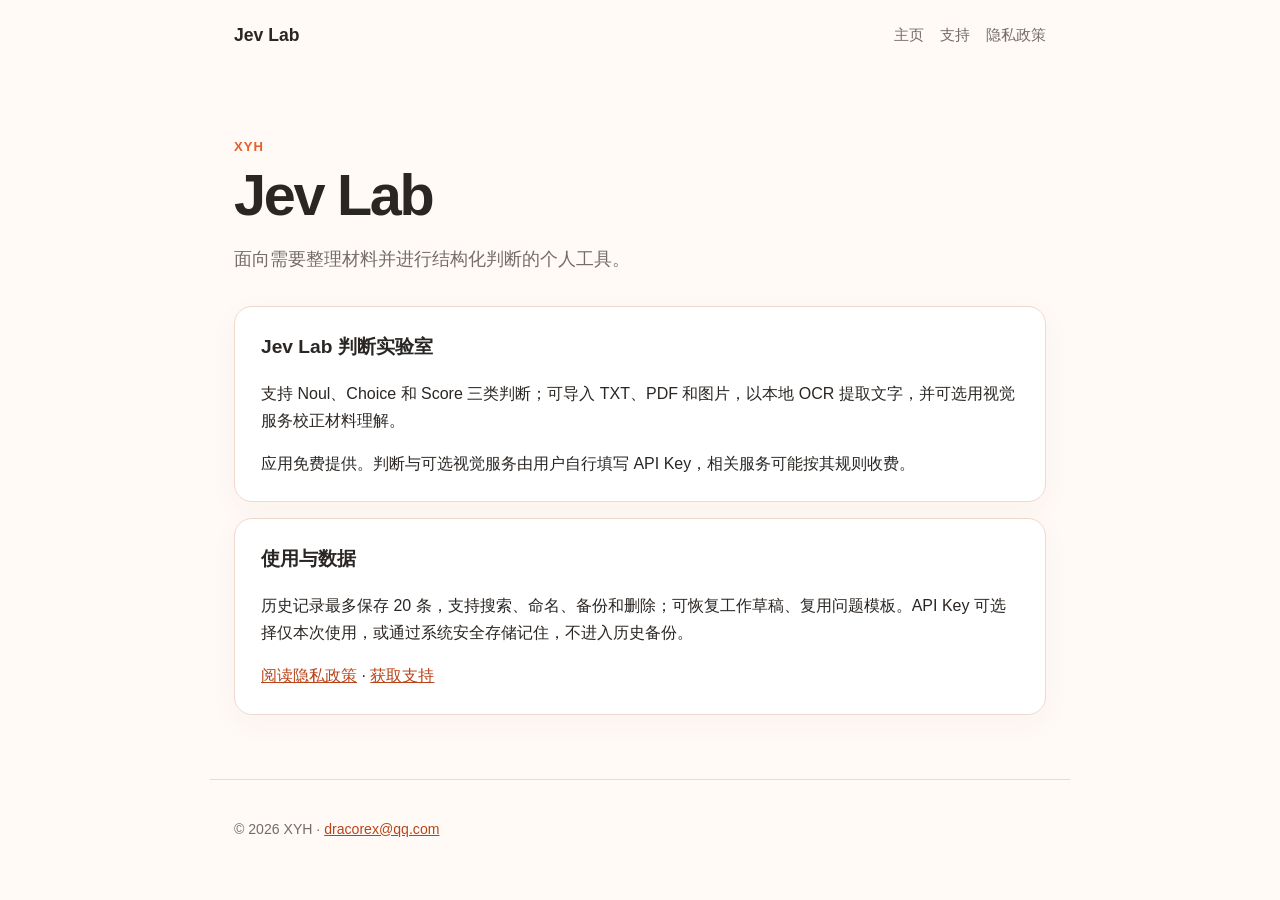
<file: index.html>
<!doctype html>
<html lang="zh-CN">
<head><meta charset="UTF-8"><meta name="viewport" content="width=device-width, initial-scale=1"><meta name="color-scheme" content="light"><title>Jev Lab · Jev Lab</title><link rel="stylesheet" href="styles.css"></head>
<body><header><a class="brand" href="index.html">Jev Lab</a><nav><a href="index.html">主页</a><a href="support.html">支持</a><a href="privacy.html">隐私政策</a></nav></header><main><p class="eyebrow">XYH</p><h1>Jev Lab</h1><p class="lead">面向需要整理材料并进行结构化判断的个人工具。</p><section class="card"><h2>Jev Lab 判断实验室</h2><p>支持 Noul、Choice 和 Score 三类判断；可导入 TXT、PDF 和图片，以本地 OCR 提取文字，并可选用视觉服务校正材料理解。</p><p>应用免费提供。判断与可选视觉服务由用户自行填写 API Key，相关服务可能按其规则收费。</p></section><section class="card"><h2>使用与数据</h2><p>历史记录最多保存 20 条，支持搜索、命名、备份和删除；可恢复工作草稿、复用问题模板。API Key 可选择仅本次使用，或通过系统安全存储记住，不进入历史备份。</p><p><a href="privacy.html">阅读隐私政策</a> · <a href="support.html">获取支持</a></p></section></main><footer><p>© 2026 XYH · <a href="mailto:dracorex@qq.com">dracorex@qq.com</a></p></footer></body>
</html>
</file>
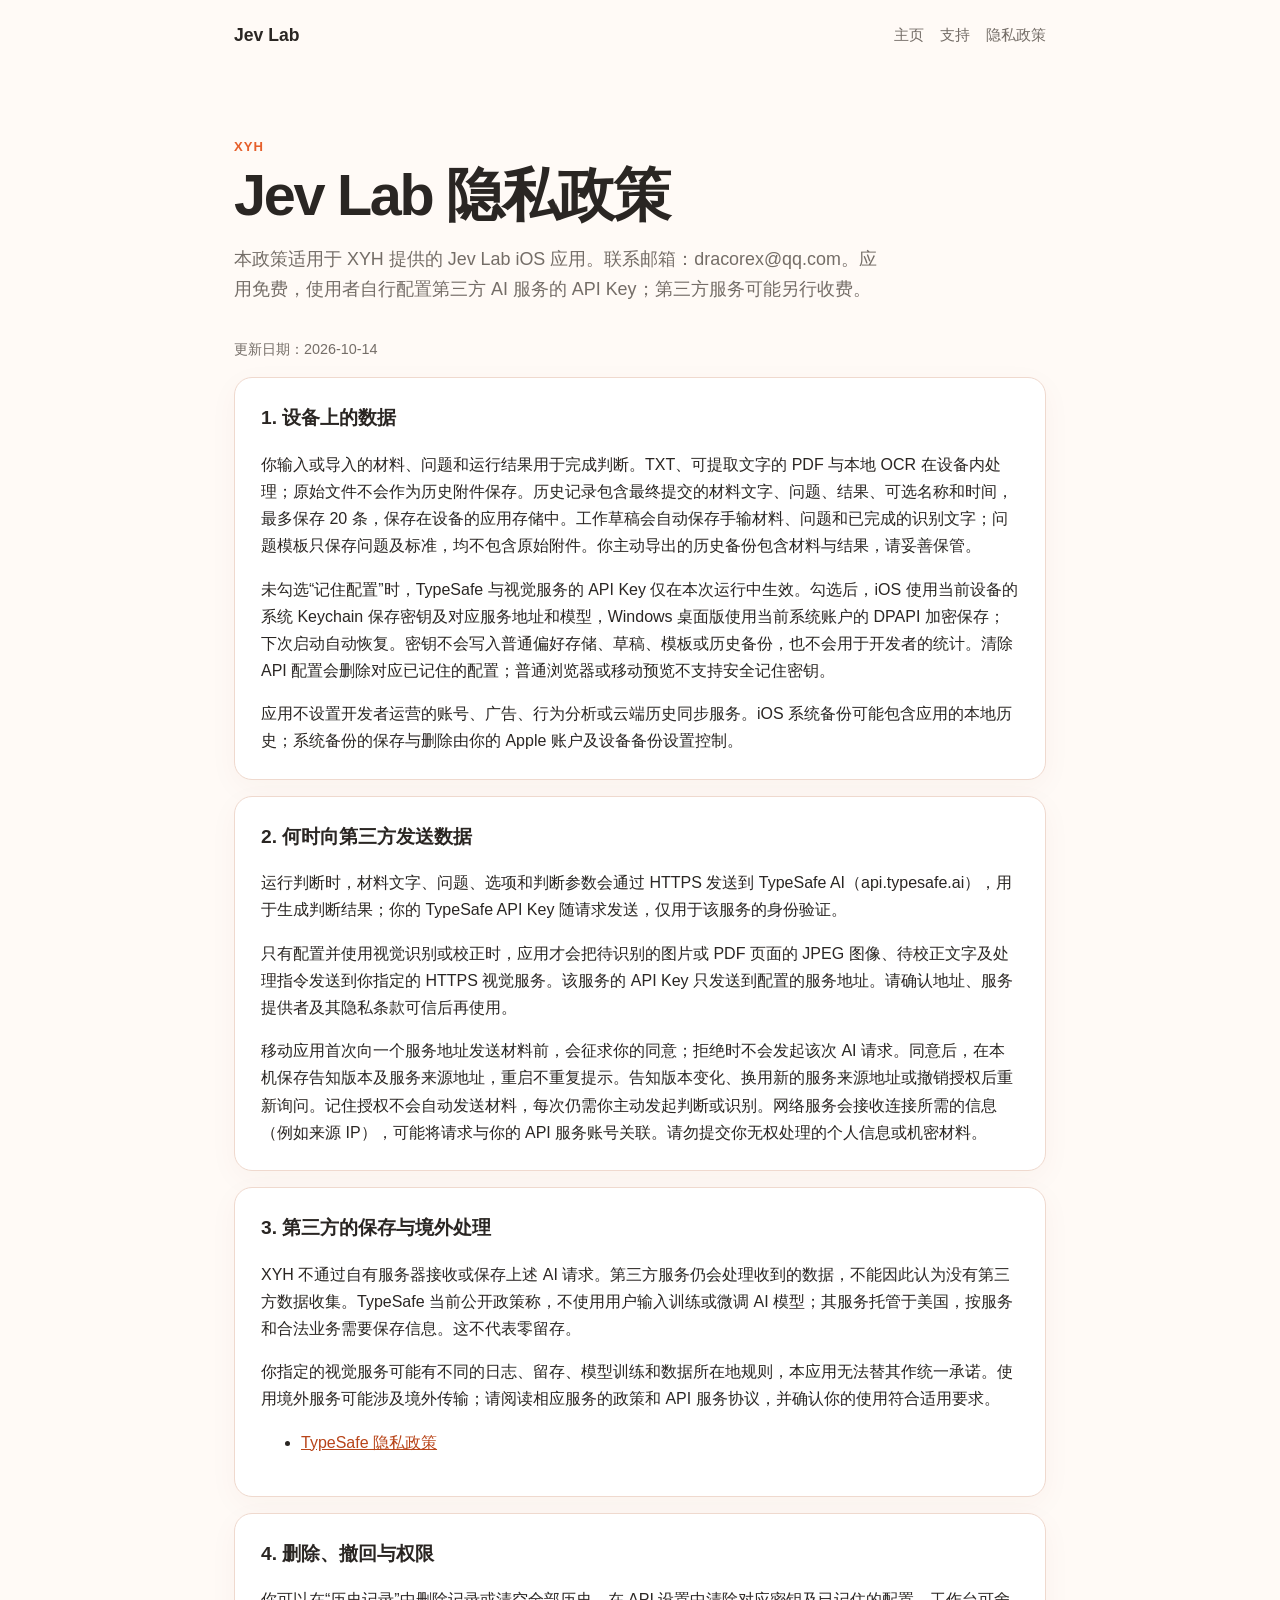
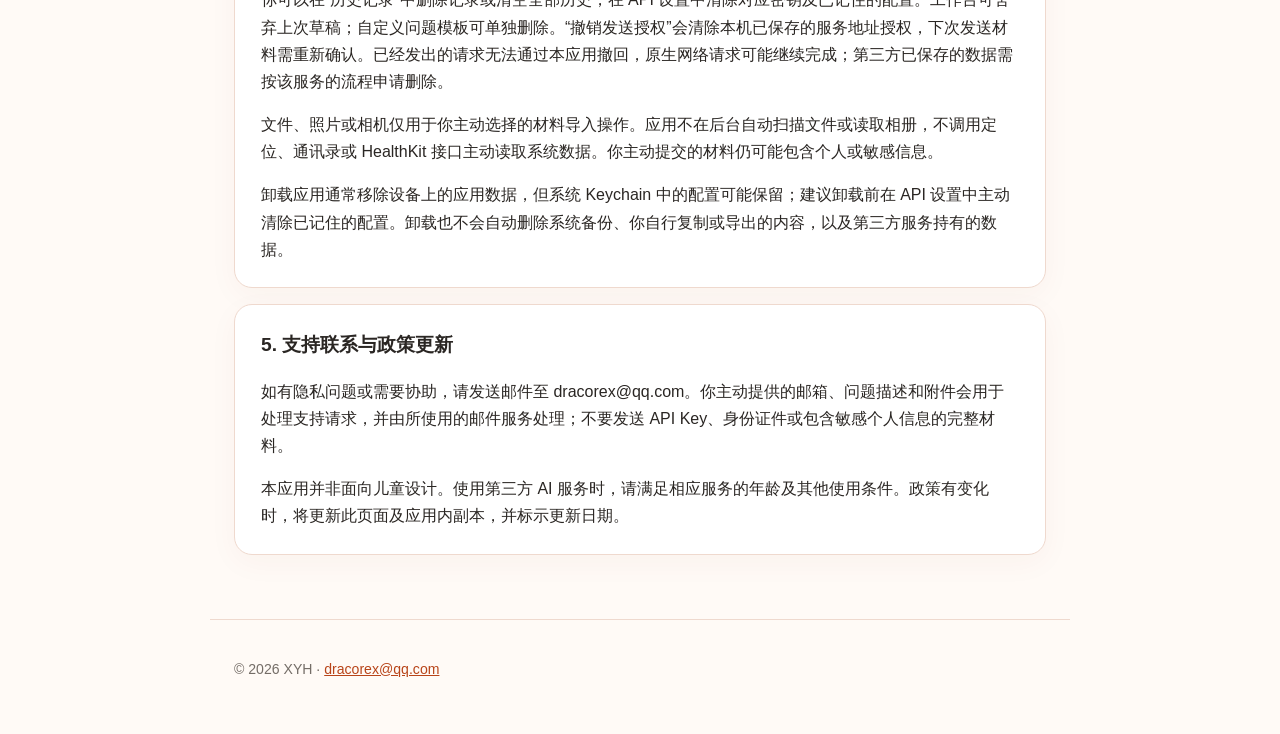
<file: privacy.html>
<!doctype html>
<html lang="zh-CN">
<head><meta charset="UTF-8"><meta name="viewport" content="width=device-width, initial-scale=1"><meta name="color-scheme" content="light"><title>Jev Lab 隐私政策 · Jev Lab</title><link rel="stylesheet" href="styles.css"></head>
<body><header><a class="brand" href="index.html">Jev Lab</a><nav><a href="index.html">主页</a><a href="support.html">支持</a><a href="privacy.html">隐私政策</a></nav></header><main><p class="eyebrow">XYH</p><h1>Jev Lab 隐私政策</h1><p class="lead">本政策适用于 XYH 提供的 Jev Lab iOS 应用。联系邮箱：dracorex@qq.com。应用免费，使用者自行配置第三方 AI 服务的 API Key；第三方服务可能另行收费。</p><p class="updated">更新日期：2026-10-14</p><section class="card"><h2>1. 设备上的数据</h2><p>你输入或导入的材料、问题和运行结果用于完成判断。TXT、可提取文字的 PDF 与本地 OCR 在设备内处理；原始文件不会作为历史附件保存。历史记录包含最终提交的材料文字、问题、结果、可选名称和时间，最多保存 20 条，保存在设备的应用存储中。工作草稿会自动保存手输材料、问题和已完成的识别文字；问题模板只保存问题及标准，均不包含原始附件。你主动导出的历史备份包含材料与结果，请妥善保管。</p><p>未勾选“记住配置”时，TypeSafe 与视觉服务的 API Key 仅在本次运行中生效。勾选后，iOS 使用当前设备的系统 Keychain 保存密钥及对应服务地址和模型，Windows 桌面版使用当前系统账户的 DPAPI 加密保存；下次启动自动恢复。密钥不会写入普通偏好存储、草稿、模板或历史备份，也不会用于开发者的统计。清除 API 配置会删除对应已记住的配置；普通浏览器或移动预览不支持安全记住密钥。</p><p>应用不设置开发者运营的账号、广告、行为分析或云端历史同步服务。iOS 系统备份可能包含应用的本地历史；系统备份的保存与删除由你的 Apple 账户及设备备份设置控制。</p></section>
<section class="card"><h2>2. 何时向第三方发送数据</h2><p>运行判断时，材料文字、问题、选项和判断参数会通过 HTTPS 发送到 TypeSafe AI（api.typesafe.ai），用于生成判断结果；你的 TypeSafe API Key 随请求发送，仅用于该服务的身份验证。</p><p>只有配置并使用视觉识别或校正时，应用才会把待识别的图片或 PDF 页面的 JPEG 图像、待校正文字及处理指令发送到你指定的 HTTPS 视觉服务。该服务的 API Key 只发送到配置的服务地址。请确认地址、服务提供者及其隐私条款可信后再使用。</p><p>移动应用首次向一个服务地址发送材料前，会征求你的同意；拒绝时不会发起该次 AI 请求。同意后，在本机保存告知版本及服务来源地址，重启不重复提示。告知版本变化、换用新的服务来源地址或撤销授权后重新询问。记住授权不会自动发送材料，每次仍需你主动发起判断或识别。网络服务会接收连接所需的信息（例如来源 IP），可能将请求与你的 API 服务账号关联。请勿提交你无权处理的个人信息或机密材料。</p></section>
<section class="card"><h2>3. 第三方的保存与境外处理</h2><p>XYH 不通过自有服务器接收或保存上述 AI 请求。第三方服务仍会处理收到的数据，不能因此认为没有第三方数据收集。TypeSafe 当前公开政策称，不使用用户输入训练或微调 AI 模型；其服务托管于美国，按服务和合法业务需要保存信息。这不代表零留存。</p><p>你指定的视觉服务可能有不同的日志、留存、模型训练和数据所在地规则，本应用无法替其作统一承诺。使用境外服务可能涉及境外传输；请阅读相应服务的政策和 API 服务协议，并确认你的使用符合适用要求。</p><ul><li><a href="https://typesafe.ai/legal/privacy-policy">TypeSafe 隐私政策</a></li></ul></section>
<section class="card"><h2>4. 删除、撤回与权限</h2><p>你可以在“历史记录”中删除记录或清空全部历史，在 API 设置中清除对应密钥及已记住的配置。工作台可舍弃上次草稿；自定义问题模板可单独删除。“撤销发送授权”会清除本机已保存的服务地址授权，下次发送材料需重新确认。已经发出的请求无法通过本应用撤回，原生网络请求可能继续完成；第三方已保存的数据需按该服务的流程申请删除。</p><p>文件、照片或相机仅用于你主动选择的材料导入操作。应用不在后台自动扫描文件或读取相册，不调用定位、通讯录或 HealthKit 接口主动读取系统数据。你主动提交的材料仍可能包含个人或敏感信息。</p><p>卸载应用通常移除设备上的应用数据，但系统 Keychain 中的配置可能保留；建议卸载前在 API 设置中主动清除已记住的配置。卸载也不会自动删除系统备份、你自行复制或导出的内容，以及第三方服务持有的数据。</p></section>
<section class="card"><h2>5. 支持联系与政策更新</h2><p>如有隐私问题或需要协助，请发送邮件至 dracorex@qq.com。你主动提供的邮箱、问题描述和附件会用于处理支持请求，并由所使用的邮件服务处理；不要发送 API Key、身份证件或包含敏感个人信息的完整材料。</p><p>本应用并非面向儿童设计。使用第三方 AI 服务时，请满足相应服务的年龄及其他使用条件。政策有变化时，将更新此页面及应用内副本，并标示更新日期。</p></section></main><footer><p>© 2026 XYH · <a href="mailto:dracorex@qq.com">dracorex@qq.com</a></p></footer></body>
</html>
</file>
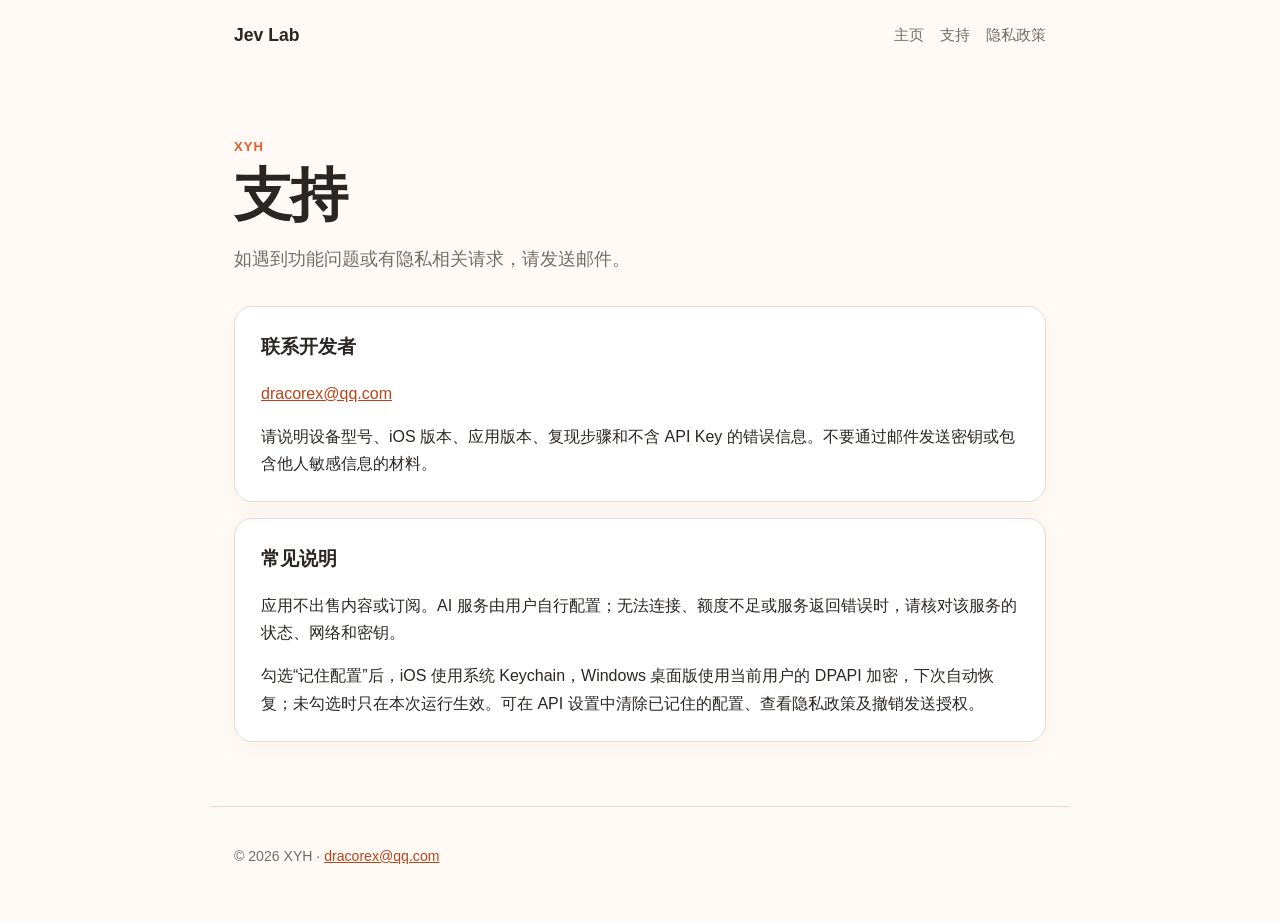
<file: support.html>
<!doctype html>
<html lang="zh-CN">
<head><meta charset="UTF-8"><meta name="viewport" content="width=device-width, initial-scale=1"><meta name="color-scheme" content="light"><title>支持 · Jev Lab</title><link rel="stylesheet" href="styles.css"></head>
<body><header><a class="brand" href="index.html">Jev Lab</a><nav><a href="index.html">主页</a><a href="support.html">支持</a><a href="privacy.html">隐私政策</a></nav></header><main><p class="eyebrow">XYH</p><h1>支持</h1><p class="lead">如遇到功能问题或有隐私相关请求，请发送邮件。</p><section class="card"><h2>联系开发者</h2><p><a href="mailto:dracorex@qq.com">dracorex@qq.com</a></p><p>请说明设备型号、iOS 版本、应用版本、复现步骤和不含 API Key 的错误信息。不要通过邮件发送密钥或包含他人敏感信息的材料。</p></section><section class="card"><h2>常见说明</h2><p>应用不出售内容或订阅。AI 服务由用户自行配置；无法连接、额度不足或服务返回错误时，请核对该服务的状态、网络和密钥。</p><p>勾选“记住配置”后，iOS 使用系统 Keychain，Windows 桌面版使用当前用户的 DPAPI 加密，下次自动恢复；未勾选时只在本次运行生效。可在 API 设置中清除已记住的配置、查看隐私政策及撤销发送授权。</p></section></main><footer><p>© 2026 XYH · <a href="mailto:dracorex@qq.com">dracorex@qq.com</a></p></footer></body>
</html>
</file>
<file: styles.css>
:root{--ink:#2a2623;--muted:#746d67;--paper:#fffaf6;--card:#fff;--orange:#e65f2b;--line:#efd9ce}*{box-sizing:border-box}body{margin:0;background:var(--paper);color:var(--ink);font:16px/1.7 -apple-system,BlinkMacSystemFont,"Segoe UI","PingFang SC","Microsoft YaHei",sans-serif}header,main,footer{max-width:860px;margin:auto;padding-inline:24px}header{min-height:72px;display:flex;align-items:center;justify-content:space-between;gap:18px}.brand{font-weight:750;color:var(--ink);text-decoration:none;font-size:1.1rem}nav{display:flex;gap:16px;flex-wrap:wrap}a{color:#b84419}nav a{color:var(--muted);text-decoration:none;font-size:.92rem}nav a:hover,a:hover{text-decoration:underline}main{padding-block:64px 48px}.eyebrow{margin:0;color:var(--orange);font-size:.82rem;font-weight:700;letter-spacing:.08em;text-transform:uppercase}h1{font-size:clamp(2rem,6vw,3.6rem);line-height:1.15;letter-spacing:-.04em;margin:.2rem 0 1rem}h2{font-size:1.2rem;margin-top:0}.lead{font-size:1.12rem;color:var(--muted);max-width:650px;margin:0 0 32px}.card{background:var(--card);border:1px solid var(--line);border-radius:18px;padding:24px 26px;margin:16px 0;box-shadow:0 8px 30px #8a3d1a0a}.card p:last-child{margin-bottom:0}.updated{color:var(--muted);font-size:.9rem}footer{border-top:1px solid var(--line);color:var(--muted);font-size:.88rem;padding-block:24px 38px}@media(max-width:560px){header,main,footer{padding-inline:18px}header{padding-block:16px;align-items:flex-start;flex-direction:column;gap:6px}main{padding-block:42px 32px}.card{padding:20px;border-radius:14px}}
</file>
